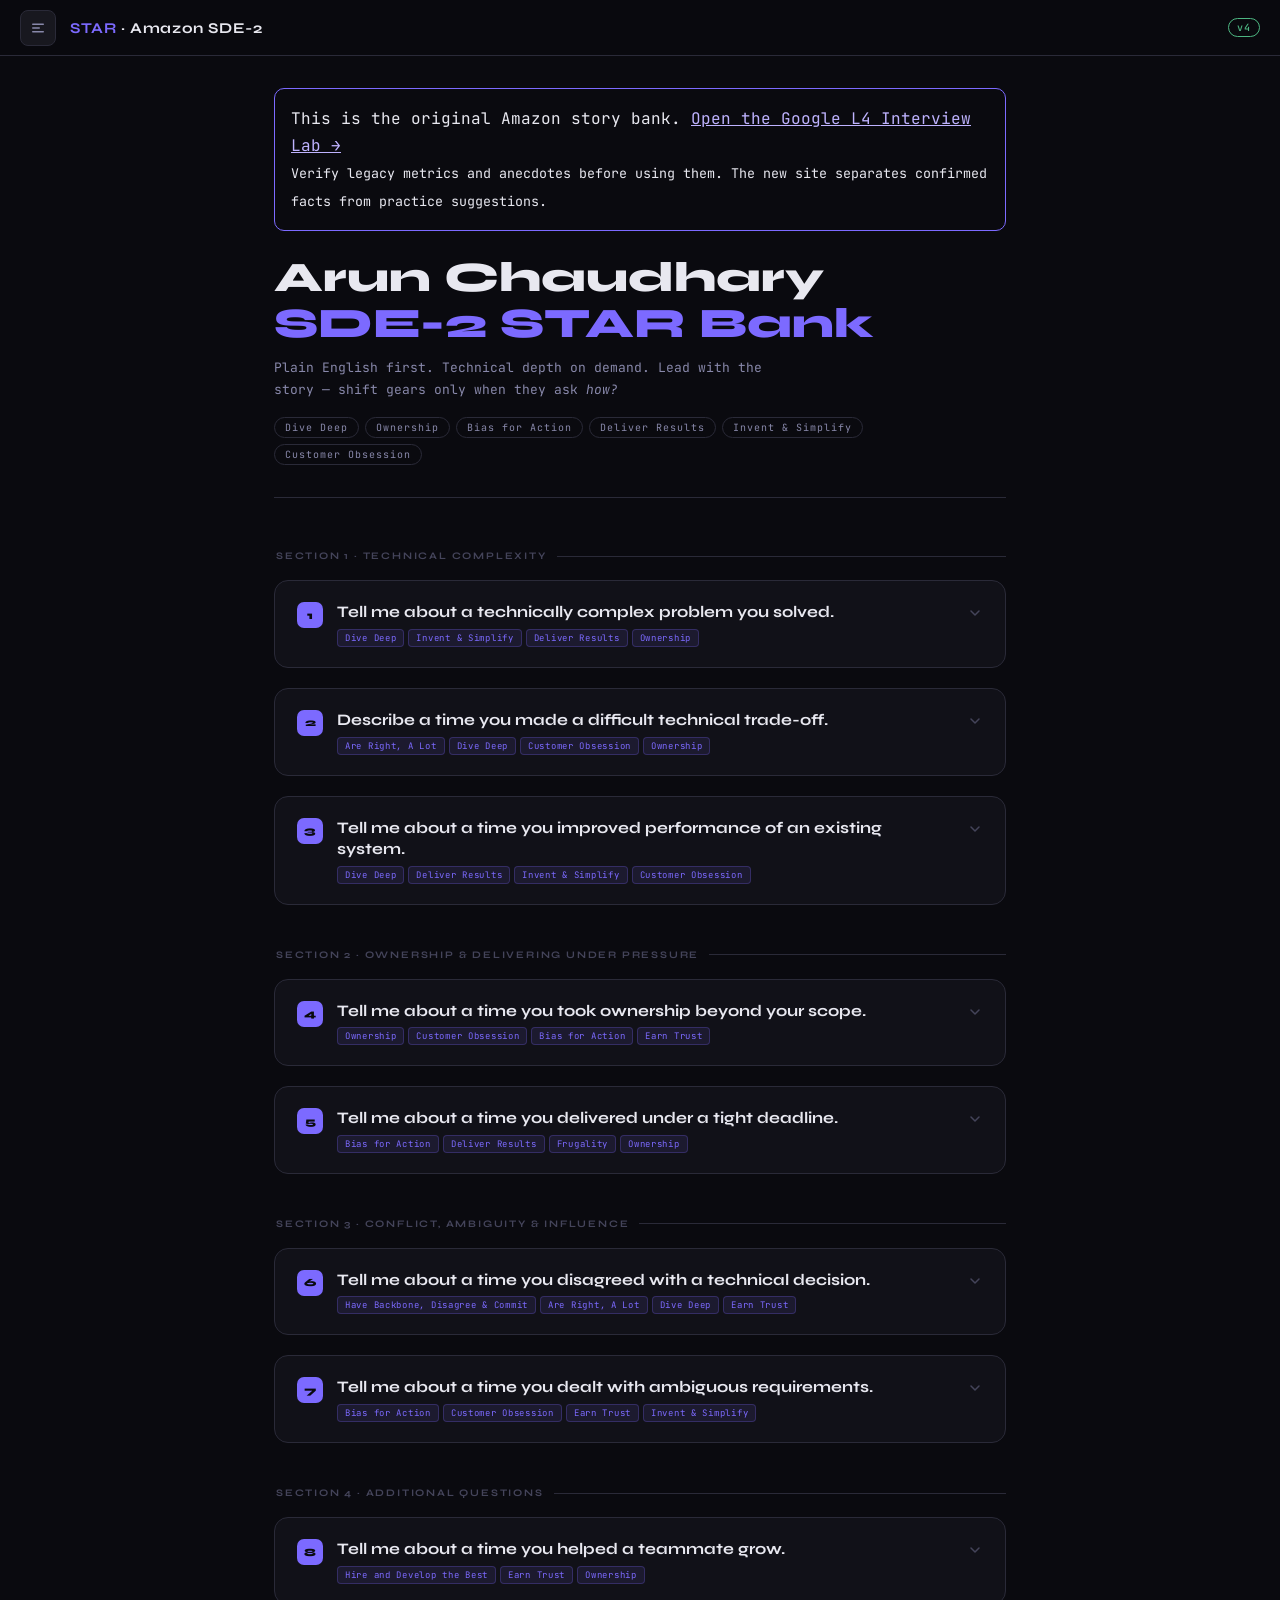
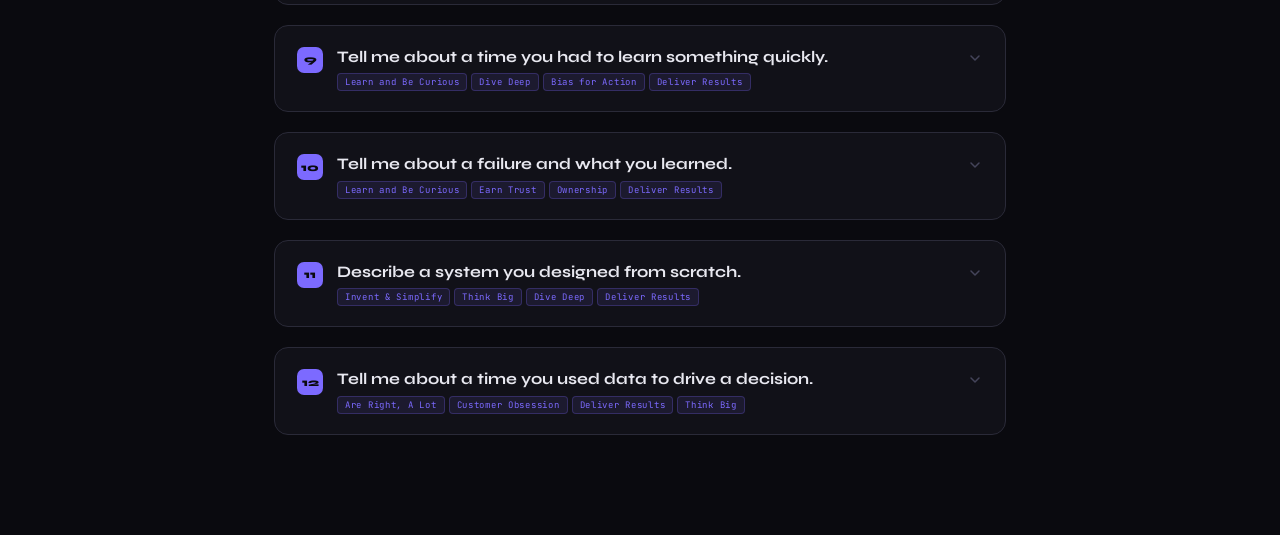
<file: star_prep.html>
<!DOCTYPE html>
<html lang="en">
<head>
<meta charset="UTF-8">
<meta name="viewport" content="width=device-width, initial-scale=1.0">
<title>Arun — Amazon SDE-2 STAR Prep</title>
<link href="https://fonts.googleapis.com/css2?family=Syne:wght@400;600;700;800&family=JetBrains+Mono:wght@300;400;500&display=swap" rel="stylesheet">
<style>
  :root {
    --bg: #0a0a0f;
    --surface: #111118;
    --surface2: #18181f;
    --surface3: #1f1f2a;
    --border: #2a2a38;
    --accent: #7c6aff;
    --accent2: #ff6a6a;
    --accent3: #6affb4;
    --text: #e8e8f0;
    --text-dim: #8888aa;
    --text-faint: #44445a;
    --drawer-w: 280px;
    --header-h: 56px;
  }

  *, *::before, *::after { box-sizing: border-box; margin: 0; padding: 0; }

  html { scroll-behavior: smooth; }

  body {
    font-family: 'JetBrains Mono', monospace;
    background: var(--bg);
    color: var(--text);
    min-height: 100vh;
    overflow-x: hidden;
  }

  /* ── HEADER ── */
  header {
    position: fixed;
    top: 0; left: 0; right: 0;
    height: var(--header-h);
    background: rgba(10,10,15,0.92);
    backdrop-filter: blur(12px);
    border-bottom: 1px solid var(--border);
    display: flex;
    align-items: center;
    gap: 14px;
    padding: 0 20px;
    z-index: 100;
  }

  .menu-btn {
    width: 36px; height: 36px;
    border: 1px solid var(--border);
    border-radius: 8px;
    background: var(--surface2);
    color: var(--text-dim);
    cursor: pointer;
    display: flex; align-items: center; justify-content: center;
    flex-shrink: 0;
    transition: all 0.18s;
  }
  .menu-btn:hover { border-color: var(--accent); color: var(--accent); }
  .menu-btn svg { pointer-events: none; }

  .header-title {
    font-family: 'Syne', sans-serif;
    font-size: 15px;
    font-weight: 700;
    letter-spacing: 0.04em;
    color: var(--text);
  }
  .header-title span { color: var(--accent); }

  .header-badge {
    margin-left: auto;
    font-size: 10px;
    font-weight: 500;
    letter-spacing: 0.12em;
    color: var(--accent3);
    border: 1px solid var(--accent3);
    padding: 2px 8px;
    border-radius: 20px;
    opacity: 0.7;
  }

  /* ── DRAWER OVERLAY ── */
  .overlay {
    position: fixed; inset: 0;
    background: rgba(0,0,0,0.55);
    backdrop-filter: blur(2px);
    z-index: 199;
    opacity: 0;
    pointer-events: none;
    transition: opacity 0.3s;
  }
  .overlay.open { opacity: 1; pointer-events: all; }

  /* ── DRAWER ── */
  .drawer {
    position: fixed;
    top: 0; left: 0; bottom: 0;
    width: var(--drawer-w);
    background: var(--surface);
    border-right: 1px solid var(--border);
    z-index: 200;
    transform: translateX(-100%);
    transition: transform 0.32s cubic-bezier(0.4,0,0.2,1);
    display: flex;
    flex-direction: column;
    overflow: hidden;
  }
  .drawer.open { transform: translateX(0); }

  .drawer-header {
    padding: 18px 16px 14px;
    border-bottom: 1px solid var(--border);
    display: flex;
    align-items: center;
    justify-content: space-between;
    flex-shrink: 0;
  }
  .drawer-label {
    font-family: 'Syne', sans-serif;
    font-size: 11px;
    font-weight: 700;
    letter-spacing: 0.14em;
    color: var(--text-dim);
    text-transform: uppercase;
  }
  .close-btn {
    width: 28px; height: 28px;
    border: 1px solid var(--border);
    border-radius: 6px;
    background: none;
    color: var(--text-dim);
    cursor: pointer;
    display: flex; align-items: center; justify-content: center;
    transition: all 0.15s;
  }
  .close-btn:hover { border-color: var(--accent2); color: var(--accent2); }

  .drawer-nav {
    flex: 1;
    overflow-y: auto;
    padding: 10px 10px 20px;
    scrollbar-width: thin;
    scrollbar-color: var(--border) transparent;
  }

  .section-label {
    font-size: 9px;
    font-weight: 600;
    letter-spacing: 0.16em;
    color: var(--text-faint);
    text-transform: uppercase;
    padding: 14px 8px 6px;
  }

  .nav-item {
    display: flex;
    align-items: flex-start;
    gap: 10px;
    padding: 9px 10px;
    border-radius: 8px;
    cursor: pointer;
    text-decoration: none;
    color: var(--text-dim);
    font-size: 12px;
    line-height: 1.4;
    transition: all 0.15s;
    border: 1px solid transparent;
  }
  .nav-item:hover {
    background: var(--surface2);
    border-color: var(--border);
    color: var(--text);
  }
  .nav-item.active {
    background: rgba(124,106,255,0.1);
    border-color: rgba(124,106,255,0.3);
    color: var(--accent);
  }
  .nav-num {
    font-family: 'Syne', sans-serif;
    font-size: 11px;
    font-weight: 800;
    color: var(--accent);
    min-width: 22px;
    padding-top: 1px;
    flex-shrink: 0;
  }
  .nav-item.active .nav-num { color: var(--accent); }

  /* ── MAIN CONTENT ── */
  main {
    padding-top: calc(var(--header-h) + 32px);
    max-width: 780px;
    margin: 0 auto;
    padding-left: 24px;
    padding-right: 24px;
    padding-bottom: 80px;
  }

  .page-hero {
    margin-bottom: 52px;
    padding-bottom: 32px;
    border-bottom: 1px solid var(--border);
  }
  .page-hero h1 {
    font-family: 'Syne', sans-serif;
    font-size: clamp(28px, 5vw, 42px);
    font-weight: 800;
    line-height: 1.1;
    color: var(--text);
    margin-bottom: 10px;
  }
  .page-hero h1 em {
    font-style: normal;
    color: var(--accent);
  }
  .page-hero p {
    font-size: 13px;
    color: var(--text-dim);
    line-height: 1.7;
    max-width: 500px;
  }
  .hero-tags {
    display: flex; flex-wrap: wrap; gap: 6px;
    margin-top: 16px;
  }
  .tag {
    font-size: 10px;
    letter-spacing: 0.1em;
    padding: 3px 10px;
    border-radius: 20px;
    border: 1px solid var(--border);
    color: var(--text-dim);
  }

  /* ── QUESTION CARD ── */
  .section-header {
    font-family: 'Syne', sans-serif;
    font-size: 10px;
    font-weight: 700;
    letter-spacing: 0.18em;
    text-transform: uppercase;
    color: var(--text-faint);
    margin-bottom: 18px;
    margin-top: 44px;
    padding-left: 2px;
    display: flex;
    align-items: center;
    gap: 10px;
  }
  .section-header::after {
    content: '';
    flex: 1;
    height: 1px;
    background: var(--border);
  }

  .q-card {
    background: var(--surface);
    border: 1px solid var(--border);
    border-radius: 14px;
    margin-bottom: 20px;
    overflow: hidden;
    transition: border-color 0.2s;
  }
  .q-card:hover { border-color: rgba(124,106,255,0.35); }

  .q-header {
    padding: 20px 22px;
    cursor: pointer;
    display: flex;
    align-items: flex-start;
    gap: 14px;
    user-select: none;
  }

  .q-num {
    font-family: 'Syne', sans-serif;
    font-size: 11px;
    font-weight: 800;
    color: var(--bg);
    background: var(--accent);
    width: 26px; height: 26px;
    border-radius: 7px;
    display: flex; align-items: center; justify-content: center;
    flex-shrink: 0;
    margin-top: 1px;
  }

  .q-title-wrap { flex: 1; }

  .q-title {
    font-family: 'Syne', sans-serif;
    font-size: 16px;
    font-weight: 700;
    color: var(--text);
    line-height: 1.35;
    margin-bottom: 6px;
  }

  .q-lps {
    display: flex; flex-wrap: wrap; gap: 4px;
  }
  .lp-tag {
    font-size: 9px;
    letter-spacing: 0.08em;
    padding: 2px 7px;
    border-radius: 4px;
    background: rgba(124,106,255,0.1);
    border: 1px solid rgba(124,106,255,0.25);
    color: var(--accent);
  }

  .q-chevron {
    color: var(--text-faint);
    transition: transform 0.25s;
    flex-shrink: 0;
    margin-top: 4px;
  }
  .q-card.open .q-chevron { transform: rotate(180deg); }

  /* ── FOLLOW-UPS ── */
  .q-body {
    display: none;
    padding: 0 22px 22px;
  }
  .q-card.open .q-body { display: block; }

  /* ── STAR ANSWER ── */
  .star-answer {
    margin-bottom: 20px;
  }
  .star-section {
    margin-bottom: 14px;
    border-left: 2px solid var(--border);
    padding-left: 14px;
  }
  .star-label {
    font-size: 9px;
    font-weight: 700;
    letter-spacing: 0.18em;
    text-transform: uppercase;
    color: var(--accent);
    margin-bottom: 6px;
    display: flex;
    align-items: center;
    gap: 6px;
  }
  .star-label.situation { color: #7c6aff; border-color: #7c6aff; }
  .star-label.task { color: #6ac6ff; }
  .star-section.task { border-color: #6ac6ff; }
  .star-label.action { color: #6affb4; }
  .star-section.action { border-color: #6affb4; }
  .star-label.result { color: #ffb86a; }
  .star-section.result { border-color: #ffb86a; }
  .star-text {
    font-size: 12.5px;
    line-height: 1.75;
    color: var(--text);
  }
  .star-text ul {
    list-style: none;
    padding: 0;
    margin: 0;
    display: flex;
    flex-direction: column;
    gap: 8px;
  }
  .star-text ul li {
    padding-left: 16px;
    position: relative;
    line-height: 1.7;
  }
  .star-text ul li::before {
    content: '▸';
    position: absolute;
    left: 0;
    color: var(--accent3);
    font-size: 10px;
    top: 3px;
  }

  .divider {
    height: 1px;
    background: var(--border);
    margin-bottom: 18px;
  }

  .followups-label {
    font-size: 9px;
    font-weight: 600;
    letter-spacing: 0.16em;
    text-transform: uppercase;
    color: var(--accent2);
    margin-bottom: 14px;
    display: flex;
    align-items: center;
    gap: 8px;
  }
  .followups-label::before {
    content: '';
    width: 6px; height: 6px;
    border-radius: 50%;
    background: var(--accent2);
    flex-shrink: 0;
  }

  .followup-item {
    border: 1px solid var(--border);
    border-radius: 10px;
    margin-bottom: 10px;
    overflow: hidden;
    background: var(--surface2);
  }

  .fq-header {
    padding: 12px 14px;
    cursor: pointer;
    display: flex;
    align-items: flex-start;
    gap: 10px;
    user-select: none;
    transition: background 0.15s;
  }
  .fq-header:hover { background: var(--surface3); }

  .fq-q {
    font-size: 12.5px;
    color: var(--text);
    line-height: 1.5;
    flex: 1;
  }

  .fq-chevron {
    color: var(--text-faint);
    transition: transform 0.2s;
    flex-shrink: 0;
    margin-top: 3px;
  }
  .followup-item.open .fq-chevron { transform: rotate(180deg); }

  .fq-body {
    display: none;
    padding: 0 14px 14px;
  }
  .followup-item.open .fq-body { display: block; }

  .fq-answer {
    font-size: 12px;
    color: var(--text-dim);
    line-height: 1.8;
    border-left: 2px solid var(--accent2);
    padding-left: 12px;
    margin-bottom: 10px;
  }

  .fq-deep {
    font-size: 11px;
    color: var(--text-faint);
    line-height: 1.7;
    background: rgba(0,0,0,0.3);
    border: 1px solid var(--border);
    border-radius: 6px;
    padding: 10px 12px;
    font-style: italic;
  }
  .fq-deep strong {
    color: var(--text-dim);
    font-style: normal;
    display: block;
    margin-bottom: 4px;
    font-size: 10px;
    letter-spacing: 0.1em;
    text-transform: uppercase;
  }

  /* ── MEMORY TRICK ── */
  .memory-trick {
    margin-top: 16px;
    padding: 12px 14px;
    background: rgba(106,255,180,0.05);
    border: 1px solid rgba(106,255,180,0.2);
    border-radius: 8px;
    font-size: 11.5px;
    color: var(--accent3);
    line-height: 1.7;
  }
  .memory-trick strong {
    display: block;
    font-size: 9px;
    letter-spacing: 0.15em;
    text-transform: uppercase;
    margin-bottom: 4px;
    opacity: 0.7;
  }

  /* scrollbar */
  ::-webkit-scrollbar { width: 5px; }
  ::-webkit-scrollbar-track { background: transparent; }
  ::-webkit-scrollbar-thumb { background: var(--border); border-radius: 10px; }

  /* ── RESPONSIVE ── */
  @media (max-width: 600px) {
    main { padding-left: 14px; padding-right: 14px; }
    .q-header { padding: 16px 16px; }
    .q-body { padding: 0 16px 18px; }
  }
</style>
</head>
<body>

<!-- HEADER -->
<header>
  <button class="menu-btn" id="menuBtn" aria-label="Open navigation">
    <svg width="16" height="16" viewBox="0 0 16 16" fill="none">
      <rect x="2" y="3.5" width="12" height="1.5" rx="0.75" fill="currentColor"/>
      <rect x="2" y="7.25" width="8" height="1.5" rx="0.75" fill="currentColor"/>
      <rect x="2" y="11" width="12" height="1.5" rx="0.75" fill="currentColor"/>
    </svg>
  </button>
  <div class="header-title"><span>STAR</span> · Amazon SDE-2</div>
  <div class="header-badge">v4</div>
</header>

<!-- DRAWER OVERLAY -->
<div class="overlay" id="overlay"></div>

<!-- DRAWER -->
<nav class="drawer" id="drawer">
  <div class="drawer-header">
    <span class="drawer-label">Questions</span>
    <button class="close-btn" id="closeBtn" aria-label="Close">
      <svg width="12" height="12" viewBox="0 0 12 12" fill="none">
        <path d="M1 1l10 10M11 1L1 11" stroke="currentColor" stroke-width="1.5" stroke-linecap="round"/>
      </svg>
    </button>
  </div>
  <div class="drawer-nav">
    <div class="section-label">Section 1 · Technical</div>
    <a class="nav-item" href="#q1"><span class="nav-num">Q1</span>Technically complex problem</a>
    <a class="nav-item" href="#q2"><span class="nav-num">Q2</span>Difficult technical trade-off</a>
    <a class="nav-item" href="#q3"><span class="nav-num">Q3</span>Improved system performance</a>

    <div class="section-label">Section 2 · Ownership</div>
    <a class="nav-item" href="#q4"><span class="nav-num">Q4</span>Ownership beyond your scope</a>
    <a class="nav-item" href="#q5"><span class="nav-num">Q5</span>Delivered under tight deadline</a>

    <div class="section-label">Section 3 · Conflict & Influence</div>
    <a class="nav-item" href="#q6"><span class="nav-num">Q6</span>Disagreed with a decision</a>
    <a class="nav-item" href="#q7"><span class="nav-num">Q7</span>Dealt with ambiguous requirements</a>

    <div class="section-label">Section 4 · Additional</div>
    <a class="nav-item" href="#q8"><span class="nav-num">Q8</span>Helped a teammate grow</a>
    <a class="nav-item" href="#q9"><span class="nav-num">Q9</span>Learned something quickly</a>
    <a class="nav-item" href="#q10"><span class="nav-num">Q10</span>Failure & what you learned</a>
    <a class="nav-item" href="#q11"><span class="nav-num">Q11</span>Designed a system from scratch</a>
    <a class="nav-item" href="#q12"><span class="nav-num">Q12</span>Used data to drive a decision</a>
  </div>
</nav>

<!-- MAIN -->
<main>
  <div style="padding:16px;border:1px solid #7c6aff;border-radius:10px;margin-bottom:24px;line-height:1.7">This is the original Amazon story bank. <a href="index.html" style="color:#bfb3ff">Open the Google L4 Interview Lab →</a><br><small>Verify legacy metrics and anecdotes before using them. The new site separates confirmed facts from practice suggestions.</small></div>
  <div class="page-hero">
    <h1>Arun Chaudhary<br><em>SDE-2 STAR Bank</em></h1>
    <p>Plain English first. Technical depth on demand. Lead with the story — shift gears only when they ask <em>how?</em></p>
    <div class="hero-tags">
      <span class="tag">Dive Deep</span>
      <span class="tag">Ownership</span>
      <span class="tag">Bias for Action</span>
      <span class="tag">Deliver Results</span>
      <span class="tag">Invent & Simplify</span>
      <span class="tag">Customer Obsession</span>
    </div>
  </div>

  <!-- SECTION 1 -->
  <div class="section-header">Section 1 · Technical Complexity</div>

  <!-- Q1 -->
  <div class="q-card" id="q1">
    <div class="q-header" onclick="toggleCard(this)">
      <div class="q-num">1</div>
      <div class="q-title-wrap">
        <div class="q-title">Tell me about a technically complex problem you solved.</div>
        <div class="q-lps">
          <span class="lp-tag">Dive Deep</span><span class="lp-tag">Invent & Simplify</span><span class="lp-tag">Deliver Results</span><span class="lp-tag">Ownership</span>
        </div>
      </div>
      <svg class="q-chevron" width="16" height="16" viewBox="0 0 16 16" fill="none">
        <path d="M4 6l4 4 4-4" stroke="currentColor" stroke-width="1.5" stroke-linecap="round" stroke-linejoin="round"/>
      </svg>
    </div>
    <div class="q-body">
      <div class="star-answer">
        <div class="star-section situation">
          <div class="star-label situation">★ Situation</div>
          <div class="star-text">I was working on a feature that let users control up to 12 soundbars at the same time from one screen. The app would ask every device "what's your state?" every 2 seconds — all 12 of them. Imagine sending 360 messages a minute to devices just to check if anything changed. The screen felt sluggish, sometimes froze, and there were crashes because updates from multiple devices were colliding with each other.</div>
        </div>
        <div class="star-section task">
          <div class="star-label task">★ Task</div>
          <div class="star-text">My job was to make it feel real-time — less than 200ms response — without changing anything on the device firmware side, since those devices are already out in customers' homes.</div>
        </div>
        <div class="star-section action">
          <div class="star-label action">★ Action</div>
          <div class="star-text"><ul>
            <li>First I measured where the time was actually going, rather than guessing. I used Android's profiling tool and found two things: the main thread was spending most of its time decoding device responses, and the app was creating and throwing away large amounts of temporary data on every poll cycle.</li>
            <li>Then I flipped the model entirely. Instead of the app constantly asking devices for updates, I made devices speak up only when something actually changed — like switching from a group chat where everyone's talking at once, to a system where people only raise their hand when they have something new to say.</li>
            <li>Stop polling, and move all device response processing off the main thread. Once the app switched to just listening on the socket, it only did work when a device actually had something to say.</li>
            <li>For the equalizer screen specifically, I made sure that adjusting the bass slider only redraws the bass slider — not the entire equalizer panel.</li>
          </ul></div>
        </div>
        <div class="star-section result">
          <div class="star-label result">★ Result</div>
          <div class="star-text"><ul>
            <li>Response time dropped from ~800ms to under 100ms — an 87% improvement, well past the 200ms target.</li>
            <li>Device messages dropped by 92% — from 360 per minute to about 30.</li>
            <li>App crashes went from 3–4 per month to zero for the next 6 months.</li>
            <li>Two other Samsung teams adopted the same approach for their own device-control apps.</li>
          </ul></div>
        </div>
      </div>
      <div class="divider"></div>
      <div class="followups-label">Follow-up Questions</div>

      <div class="followup-item">
        <div class="fq-header" onclick="toggleFQ(this)">
          <div class="fq-q">Q1: How did you actually find where the slowness was coming from?</div>
          <svg class="fq-chevron" width="14" height="14" viewBox="0 0 14 14" fill="none"><path d="M3 5l4 4 4-4" stroke="currentColor" stroke-width="1.5" stroke-linecap="round" stroke-linejoin="round"/></svg>
        </div>
        <div class="fq-body">
          <div class="fq-answer">Used Android Studio's built-in profiler — like a real-time activity monitor. Recorded what the main thread was doing during a 30-second test. The visual breakdown showed it was spending most time decoding JSON responses from devices — that was the smoking gun.</div>
          <div class="fq-deep"><strong>If they dig deeper</strong>CPU tab, Sample Java/Kotlin mode, flame chart. Gson deserialization was the widest bar at 35-40% of main thread time. Memory tab showed regular spike of temporary object creation every 2 seconds — one spike per poll cycle, all thrown away immediately. Both signals pointed to the same fix: remove the polling.</div>
        </div>
      </div>

      <div class="followup-item">
        <div class="fq-header" onclick="toggleFQ(this)">
          <div class="fq-q">Q2: How did you make sure devices only send updates when something changes?</div>
          <svg class="fq-chevron" width="14" height="14" viewBox="0 0 14 14" fill="none"><path d="M3 5l4 4 4-4" stroke="currentColor" stroke-width="1.5" stroke-linecap="round" stroke-linejoin="round"/></svg>
        </div>
        <div class="fq-body">
          <div class="fq-answer">Each device already sends an update over its open socket whenever something changes. I restructured the app to listen for those updates rather than ask for them. Used Kotlin's coroutine system to run 12 listeners simultaneously in the background without blocking the screen.</div>
          <div class="fq-deep"><strong>If they dig deeper</strong>Each device got a Repository with a StateFlow. MSF socket listener ran on IO dispatcher, deserialized off main thread, emitted into StateFlow. All 12 flows merged via combine() into one aggregated flow the ViewModel subscribes to.</div>
        </div>
      </div>

      <div class="followup-item">
        <div class="fq-header" onclick="toggleFQ(this)">
          <div class="fq-q">Q3: What about when a device goes offline mid-session?</div>
          <svg class="fq-chevron" width="14" height="14" viewBox="0 0 14 14" fill="none"><path d="M3 5l4 4 4-4" stroke="currentColor" stroke-width="1.5" stroke-linecap="round" stroke-linejoin="round"/></svg>
        </div>
        <div class="fq-body">
          <div class="fq-answer">Built a simple state machine per device: connected, reconnecting, failed. Retry with exponential backoff — 1s, 2s, 4s — rather than hammering the device. One device going offline didn't affect the other 11 at all.</div>
          <div class="fq-deep"><strong>If they dig deeper</strong>supervisorScope per device so child coroutine failure doesn't propagate. Exponential backoff: 1s, 2s, 4s, 8s, max 5 attempts. On failure, UI shows 'Device offline' for that card only. On app foreground, mDNS re-discovery triggered.</div>
        </div>
      </div>

      <div class="followup-item">
        <div class="fq-header" onclick="toggleFQ(this)">
          <div class="fq-q">Q4: What would this look like at 10x scale — say 1000 devices?</div>
          <svg class="fq-chevron" width="14" height="14" viewBox="0 0 14 14" fill="none"><path d="M3 5l4 4 4-4" stroke="currentColor" stroke-width="1.5" stroke-linecap="round" stroke-linejoin="round"/></svg>
        </div>
        <div class="fq-body">
          <div class="fq-answer">At that scale you'd need a different mental model — a central hub that tracks all device states, and the app subscribes to the hub. On the screen side, only load state for devices actually visible; everything else shows last known value from local storage.</div>
          <div class="fq-deep"><strong>If they dig deeper</strong>Hub-and-spoke: SmartThings-style hub manages device state server-side, app subscribes via WebSocket. Client: virtual scrolling with Paging 3, device-scoped ViewModel pool, off-screen devices served from Room cache.</div>
        </div>
      </div>

      <div class="followup-item">
        <div class="fq-header" onclick="toggleFQ(this)">
          <div class="fq-q">Q5: Why not just use LiveData instead of what you used?</div>
          <svg class="fq-chevron" width="14" height="14" viewBox="0 0 14 14" fill="none"><path d="M3 5l4 4 4-4" stroke="currentColor" stroke-width="1.5" stroke-linecap="round" stroke-linejoin="round"/></svg>
        </div>
        <div class="fq-body">
          <div class="fq-answer">LiveData is great for simple one-source, one-screen scenarios. But combining 12 separate streams, filtering them, transforming them — LiveData doesn't compose well for that. StateFlow is built for exactly this kind of reactive pipeline and works cleanly across all app layers.</div>
          <div class="fq-deep"><strong>If they dig deeper</strong>StateFlow: coroutine-native, supports operators (combine, filter, debounce), works in Repository/UseCase layers, testable with Turbine. LiveData requires MediatorLiveData for multi-source — unmanageable at 12 sources.</div>
        </div>
      </div>

      <div class="memory-trick">
        <strong>🧠 Memory Trick</strong>
        THE F5 PROBLEM. Old code = hitting F5 on a webpage every 2 seconds. Your fix = the webpage tells you when it updates. Everything else follows from that one insight.
      </div>
    </div>
  </div>

  <!-- Q2 -->
  <div class="q-card" id="q2">
    <div class="q-header" onclick="toggleCard(this)">
      <div class="q-num">2</div>
      <div class="q-title-wrap">
        <div class="q-title">Describe a time you made a difficult technical trade-off.</div>
        <div class="q-lps">
          <span class="lp-tag">Are Right, A Lot</span><span class="lp-tag">Dive Deep</span><span class="lp-tag">Customer Obsession</span><span class="lp-tag">Ownership</span>
        </div>
      </div>
      <svg class="q-chevron" width="16" height="16" viewBox="0 0 16 16" fill="none"><path d="M4 6l4 4 4-4" stroke="currentColor" stroke-width="1.5" stroke-linecap="round" stroke-linejoin="round"/></svg>
    </div>
    <div class="q-body">
            <div class="star-answer">
        <div class="star-section situation">
          <div class="star-label situation">★ Situation</div>
          <div class="star-text">At Samsung R&amp;D, I worked on an internal Android tool that let engineers retrieve diagnostic information from Samsung Smart TVs over the local network. To fetch this data, the app had to first authenticate with an internal Samsung server which issued a short-lived access token — like a visitor badge at an office.</div>
        </div>
        <div class="star-section task">
          <div class="star-label task">★ Task</div>
          <div class="star-text">Decide how to cache the authentication token: fetch fresh every launch (always valid, but adds 300–500ms delay) or store it for 24 hours (instant repeat launches, but introduces security and expiry risks). I had to make the right call, document it, and build it.</div>
        </div>
        <div class="star-section action">
          <div class="star-label action">★ Action</div>
          <div class="star-text"><ul>
            <li>I chose Option B — store and reuse — but addressed both risks deliberately. For security: I used Android's hardware-backed secure vault to store the token encrypted. Even if someone extracted the app's files, they couldn't read it.</li>
            <li>For the expiry problem: rather than waiting for an engineer to hit an auth error mid-session, I check the token's remaining validity silently on app start. If within one hour of expiry, I refresh it quietly in the background before the engineer ever touches the screen.</li>
            <li>I wrote a short design note covering both options, the risks, and my reasoning — so my tech lead had full visibility and future engineers would understand the trade-off.</li>
          </ul></div>
        </div>
        <div class="star-section result">
          <div class="star-label result">★ Result</div>
          <div class="star-text"><ul>
            <li>Every repeat launch within the 24-hour window made zero network calls for authentication — 100% of those calls eliminated. The tool opened and was ready to use instantly.</li>
            <li>No engineer ever saw an authentication error mid-session because of the background refresh.</li>
            <li>The caching pattern was later reused for a second internal Samsung tool with the same authentication requirement, with zero rework.</li>
            <li>My tech lead appreciated the written reasoning — when a similar question came up for another tool, we had a documented decision to refer back to.</li>
          </ul></div>
        </div>
      </div>
      <div class="divider"></div>
      <div class="followups-label">Follow-up Questions</div>

      <div class="followup-item">
        <div class="fq-header" onclick="toggleFQ(this)">
          <div class="fq-q">Q1: Why 24 hours specifically? How did you arrive at that number?</div>
          <svg class="fq-chevron" width="14" height="14" viewBox="0 0 14 14" fill="none"><path d="M3 5l4 4 4-4" stroke="currentColor" stroke-width="1.5" stroke-linecap="round" stroke-linejoin="round"/></svg>
        </div>
        <div class="fq-body">
          <div class="fq-answer">The Samsung internal auth server told me directly — its response included an expires_in field set to 86,400 seconds, exactly 24 hours. I matched my cache TTL to that. Going shorter means unnecessary refresh calls. Going longer means using a token the server already considers expired.</div>
          <div class="fq-deep"><strong>If they dig deeper</strong>Cache key stored alongside token in DataStore: token_fetched_at (epoch ms). On app start: if (current_time - token_fetched_at) &gt; (86400 - 3600) seconds, trigger background refresh. The 1-hour buffer ensures the token is always valid during a full diagnostic session.</div>
        </div>
      </div>

      <div class="followup-item">
        <div class="fq-header" onclick="toggleFQ(this)">
          <div class="fq-q">Q2: This is an internal tool — does security really matter that much here?</div>
          <svg class="fq-chevron" width="14" height="14" viewBox="0 0 14 14" fill="none"><path d="M3 5l4 4 4-4" stroke="currentColor" stroke-width="1.5" stroke-linecap="round" stroke-linejoin="round"/></svg>
        </div>
        <div class="fq-body">
          <div class="fq-answer">More than you'd expect. The token authorises access to internal Samsung TV diagnostics — firmware details, hardware identifiers, error logs on pre-release TV models in some cases. Hardware-backed storage means the encryption key never leaves the device chip — it cannot be extracted even from a full device backup.</div>
          <div class="fq-deep"><strong>If they dig deeper</strong>Android Keystore: keys stored in hardware-backed TEE. Token encrypted with AES-GCM 256-bit via Jetpack Security MasterKey. Stored in DataStore rather than SharedPreferences because DataStore write is a suspending function that throws on failure — SharedPreferences apply() is fire-and-forget, meaning silent failure on corrupt or missing token.</div>
        </div>
      </div>

      <div class="followup-item">
        <div class="fq-header" onclick="toggleFQ(this)">
          <div class="fq-q">Q3: What if the auth server invalidates the token early — say, after a password reset?</div>
          <svg class="fq-chevron" width="14" height="14" viewBox="0 0 14 14" fill="none"><path d="M3 5l4 4 4-4" stroke="currentColor" stroke-width="1.5" stroke-linecap="round" stroke-linejoin="round"/></svg>
        </div>
        <div class="fq-body">
          <div class="fq-answer">Handled at the API call level: if a TV data request returns a 401, the app clears the cached token, fetches a fresh one, and retries the original request automatically. The engineer sees a brief pause, not an error screen. One extra round trip in this rare case, in exchange for zero round trips every normal launch.</div>
        </div>
      </div>

      <div class="memory-trick">
        <strong>🧠 Memory Trick</strong>
        VISITOR BADGE. Fresh badge every visit = always valid, but queues at reception slow everyone down. Stored badge = walk straight in. You stored it in a vault and checked it silently before anyone needed it.
      </div>
    </div>
  </div>

  <!-- Q3 -->
  <div class="q-card" id="q3">
    <div class="q-header" onclick="toggleCard(this)">
      <div class="q-num">3</div>
      <div class="q-title-wrap">
        <div class="q-title">Tell me about a time you improved performance of an existing system.</div>
        <div class="q-lps">
          <span class="lp-tag">Dive Deep</span><span class="lp-tag">Deliver Results</span><span class="lp-tag">Invent & Simplify</span><span class="lp-tag">Customer Obsession</span>
        </div>
      </div>
      <svg class="q-chevron" width="16" height="16" viewBox="0 0 16 16" fill="none"><path d="M4 6l4 4 4-4" stroke="currentColor" stroke-width="1.5" stroke-linecap="round" stroke-linejoin="round"/></svg>
    </div>
    <div class="q-body">
            <div class="star-answer">
        <div class="star-section situation">
          <div class="star-label situation">★ Situation</div>
          <div class="star-text">During my internship, I was asked to fix the file upload feature in an internal tool. It was slow — uploading a single image took 8 to 12 seconds on average — and about 1 in 7 uploads failed on a shaky Wi-Fi connection. The app would also sometimes freeze completely during an upload.</div>
        </div>
        <div class="star-section task">
          <div class="star-label task">★ Task</div>
          <div class="star-text">Make uploads faster and more reliable within 6 weeks, working independently.</div>
        </div>
        <div class="star-section action">
          <div class="star-label action">★ Action</div>
          <div class="star-text"><ul>
            <li>I started by measuring, not guessing. The profiler showed that 70% of the upload time wasn't even the network — it was preparing the file. Images were being sent at their full original size, uncompressed, straight off the camera.</li>
            <li>I added compression. After testing different quality levels with 10 colleagues in a blind comparison, quality 85 turned out to be the sweet spot — no one could tell the difference from the original, but the file size dropped by about 60%.</li>
            <li>The freezing issue was because all of this was happening on the main app thread. I moved it all to a background thread, which fixed the freezes immediately.</li>
            <li>For reliability, I split each upload into 1MB chunks. If the connection dropped halfway through, only the failed chunk had to retry — not the whole thing.</li>
          </ul></div>
        </div>
        <div class="star-section result">
          <div class="star-label result">★ Result</div>
          <div class="star-text"><ul>
            <li>Upload time: 8–12 seconds down to 3–4 seconds — about 62% faster.</li>
            <li>Failure rate: from 15% down to under 3%.</li>
            <li>Zero freezes reported after the fix.</li>
            <li>The compression approach was reused in two other parts of the codebase.</li>
          </ul></div>
        </div>
      </div>
      <div class="divider"></div>
      <div class="followups-label">Follow-up Questions</div>

      <div class="followup-item">
        <div class="fq-header" onclick="toggleFQ(this)">
          <div class="fq-q">Q1: How did you actually use the profiler to find the bottleneck?</div>
          <svg class="fq-chevron" width="14" height="14" viewBox="0 0 14 14" fill="none"><path d="M3 5l4 4 4-4" stroke="currentColor" stroke-width="1.5" stroke-linecap="round" stroke-linejoin="round"/></svg>
        </div>
        <div class="fq-body">
          <div class="fq-answer">Android Studio's profiler shows a timeline of what every thread is doing. Triggered one upload and watched the recording. The main thread — which should be idle during an upload — was completely blocked for several seconds. Drilling in showed image processing work. Network tab confirmed huge payload sizes: 3-8MB per image.</div>
          <div class="fq-deep"><strong>If they dig deeper</strong>CPU tab, Sample Java/Kotlin. Flame chart: FileInputStream.read() and BitmapFactory.decodeStream() dominating main thread. Memory tab: raw Bitmap allocations of 3-8MB per image. Network tab confirmed 3-8MB uncompressed vs 1-3MB after compression.</div>
        </div>
      </div>

      <div class="followup-item">
        <div class="fq-header" onclick="toggleFQ(this)">
          <div class="fq-q">Q2: How did you pick quality 85 — that seems like a specific number?</div>
          <svg class="fq-chevron" width="14" height="14" viewBox="0 0 14 14" fill="none"><path d="M3 5l4 4 4-4" stroke="currentColor" stroke-width="1.5" stroke-linecap="round" stroke-linejoin="round"/></svg>
        </div>
        <div class="fq-body">
          <div class="fq-answer">Ran a simple test. Compressed 10 images at different quality levels — 70, 80, 85, 90 — and showed pairs to 10 colleagues without telling them which was which. At 85, nobody could spot the compressed version. At 80, three people could. So 85 was the lowest level with genuinely indistinguishable quality.</div>
          <div class="fq-deep"><strong>If they dig deeper</strong>SSIM (Structural Similarity Index) could automate this — start at 95, decrement by 5 until SSIM drops below 0.97. 0.97 is the standard 'perceptually lossless' threshold. Implementable in Android without a library via pixel comparison.</div>
        </div>
      </div>

      <div class="followup-item">
        <div class="fq-header" onclick="toggleFQ(this)">
          <div class="fq-q">Q3: What about large video files — does your approach work there?</div>
          <svg class="fq-chevron" width="14" height="14" viewBox="0 0 14 14" fill="none"><path d="M3 5l4 4 4-4" stroke="currentColor" stroke-width="1.5" stroke-linecap="round" stroke-linejoin="round"/></svg>
        </div>
        <div class="fq-body">
          <div class="fq-answer">Video needs a different strategy. Transcode the video first using the phone's hardware encoder — Android has a built-in API for that. For large files, upload multiple chunks in parallel — 3-4 at the same time — which can cut upload time significantly on a good connection.</div>
          <div class="fq-deep"><strong>If they dig deeper</strong>MediaCodec API for hardware-accelerated H.264 transcoding at CRF 23. Parallel multipart upload: backend issues N presigned URLs for N chunks, client uploads 3-4 chunks concurrently using async in coroutineScope, backend assembles by ETag.</div>
        </div>
      </div>

      <div class="memory-trick">
        <strong>🧠 Memory Trick</strong>
        MEASURE FIRST — the slowness wasn't the network, it was the prep work. Big unshrunk images sent raw. Compress, background, chunk. In that order.
      </div>
    </div>
  </div>

  <!-- SECTION 2 -->
  <div class="section-header">Section 2 · Ownership & Delivering Under Pressure</div>

  <!-- Q4 -->
  <div class="q-card" id="q4">
    <div class="q-header" onclick="toggleCard(this)">
      <div class="q-num">4</div>
      <div class="q-title-wrap">
        <div class="q-title">Tell me about a time you took ownership beyond your scope.</div>
        <div class="q-lps">
          <span class="lp-tag">Ownership</span><span class="lp-tag">Customer Obsession</span><span class="lp-tag">Bias for Action</span><span class="lp-tag">Earn Trust</span>
        </div>
      </div>
      <svg class="q-chevron" width="16" height="16" viewBox="0 0 16 16" fill="none"><path d="M4 6l4 4 4-4" stroke="currentColor" stroke-width="1.5" stroke-linecap="round" stroke-linejoin="round"/></svg>
    </div>
    <div class="q-body">
            <div class="star-answer">
        <div class="star-section situation">
          <div class="star-label situation">★ Situation</div>
          <div class="star-text">A production bug came in — the app was crashing on startup for about 8% of users, specifically on newer Android phones where Bluetooth permission had been denied. The engineer who owned that part of the codebase was on leave.</div>
        </div>
        <div class="star-section task">
          <div class="star-label task">★ Task</div>
          <div class="star-text">This wasn't my area — I owned the device control features, not app startup. But 8% of users hitting a crash on launch is significant, and waiting wasn't the right call. I took ownership and fixed it.</div>
        </div>
        <div class="star-section action">
          <div class="star-label action">★ Action</div>
          <div class="star-text"><ul>
            <li>I pulled the crash logs and traced it to a single assumption in the code: it expected the Bluetooth system to always be available, but newer Android versions started returning nothing if the app didn't have permission.</li>
            <li>The fix was straightforward: check if Bluetooth is available before using it, and if not, fall back to the Wi-Fi-based discovery the app already had. I also added a small non-intrusive banner asking the user to grant the permission.</li>
            <li>I wrote a test specifically for the permission-denied startup scenario so it couldn't regress undetected, then wrote up what happened in a short document for the team and proposed a reusable Bluetooth guard check.</li>
          </ul></div>
        </div>
        <div class="star-section result">
          <div class="star-label result">★ Result</div>
          <div class="star-text"><ul>
            <li>Pushed the fix in 3 days. Crash rate for this issue went to zero within 48 hours.</li>
            <li>The reusable Bluetooth check was adopted in 4 other places in the codebase.</li>
            <li>My manager mentioned it specifically in the next team retrospective.</li>
          </ul></div>
        </div>
      </div>
      <div class="divider"></div>
      <div class="followups-label">Follow-up Questions</div>

      <div class="followup-item">
        <div class="fq-header" onclick="toggleFQ(this)">
          <div class="fq-q">Q1: How did you trace the crash to that specific cause?</div>
          <svg class="fq-chevron" width="14" height="14" viewBox="0 0 14 14" fill="none"><path d="M3 5l4 4 4-4" stroke="currentColor" stroke-width="1.5" stroke-linecap="round" stroke-linejoin="round"/></svg>
        </div>
        <div class="fq-body">
          <div class="fq-answer">Firebase Crashlytics shows the exact line of code that failed, device model, and Android version. The crash was happening at the exact line where we called the Bluetooth system — and 100% of affected devices were on Android 13+. That version correlation was the clue.</div>
          <div class="fq-deep"><strong>If they dig deeper</strong>Crashlytics stack trace: NullPointerException at BluetoothAdapter.getDefaultAdapter() in DeviceDiscoveryManager.initializeBluetooth(). Version filter showed 100% Android 13+ (API 33+). Cross-referenced Android 13 release notes: BLUETOOTH_CONNECT permission now required; getDefaultAdapter() returns null if not granted.</div>
        </div>
      </div>

      <div class="followup-item">
        <div class="fq-header" onclick="toggleFQ(this)">
          <div class="fq-q">Q2: How did you validate the fix didn't break anything for users who do have Bluetooth?</div>
          <svg class="fq-chevron" width="14" height="14" viewBox="0 0 14 14" fill="none"><path d="M3 5l4 4 4-4" stroke="currentColor" stroke-width="1.5" stroke-linecap="round" stroke-linejoin="round"/></svg>
        </div>
        <div class="fq-body">
          <div class="fq-answer">Tested three scenarios manually: Bluetooth working normally, Bluetooth turned off but permission granted, and Bluetooth permission denied entirely. All three had to work correctly. Also ran the existing automated test suite and added a new test for the permission-denied startup case.</div>
          <div class="fq-deep"><strong>If they dig deeper</strong>UI Automator test: simulates permission denied via UiDevice, cold-starts app, asserts no crash + banner shown + Wi-Fi discovery works. Also tested: BT enabled (normal), BT disabled+permission granted (prompt shown). Espresso regression suite passed.</div>
        </div>
      </div>

      <div class="memory-trick">
        <strong>🧠 Memory Trick</strong>
        8% OF USERS COULDN'T OPEN THE APP. You didn't own it, but you fixed it in 3 days and left the codebase better than you found it. One missing null check, one clear fix, one guard for the future.
      </div>
    </div>
  </div>

  <!-- Q5 -->
  <div class="q-card" id="q5">
    <div class="q-header" onclick="toggleCard(this)">
      <div class="q-num">5</div>
      <div class="q-title-wrap">
        <div class="q-title">Tell me about a time you delivered under a tight deadline.</div>
        <div class="q-lps">
          <span class="lp-tag">Bias for Action</span><span class="lp-tag">Deliver Results</span><span class="lp-tag">Frugality</span><span class="lp-tag">Ownership</span>
        </div>
      </div>
      <svg class="q-chevron" width="16" height="16" viewBox="0 0 16 16" fill="none"><path d="M4 6l4 4 4-4" stroke="currentColor" stroke-width="1.5" stroke-linecap="round" stroke-linejoin="round"/></svg>
    </div>
    <div class="q-body">
            <div class="star-answer">
        <div class="star-section situation">
          <div class="star-label situation">★ Situation</div>
          <div class="star-text">My personal app — a watch face customization app with over 100,000 downloads — had a critical problem. Google had retired an older version of their billing library, and in-app purchases were silently failing for users. People were trying to buy things and nothing was happening. This was a Friday.</div>
        </div>
        <div class="star-section task">
          <div class="star-label task">★ Task</div>
          <div class="star-text">Migrate to the new billing library, test it properly, and get it live — with a self-imposed 48-hour target before the weekend erased two full days of purchases.</div>
        </div>
        <div class="star-section action">
          <div class="star-label action">★ Action</div>
          <div class="star-text"><ul>
            <li>I scoped the problem first. The new library had a different way of handling purchase confirmation — more steps, but also cleaner code using async/await style. I estimated 8–10 hours of actual work.</li>
            <li>I tested on three physical phones running different Android versions using Google's test purchase accounts, which let you simulate real purchases without spending money.</li>
            <li>I rolled it out gradually — first to 10% of users, then 50%, then 100%, watching the crash dashboard between each step.</li>
            <li>I also added a remote kill switch: a single config flag I could flip to disable purchases entirely if something went wrong after release, without needing to push a new app update.</li>
          </ul></div>
        </div>
        <div class="star-section result">
          <div class="star-label result">★ Result</div>
          <div class="star-text"><ul>
            <li>Done in 36 hours — 12 ahead of target.</li>
            <li>Crashes from the billing flow went to zero within 12 hours of full rollout.</li>
            <li>Users who had tried to purchase during the broken window automatically received what they'd paid for when they next opened the updated app.</li>
          </ul></div>
        </div>
      </div>
      <div class="divider"></div>
      <div class="followups-label">Follow-up Questions</div>

      <div class="followup-item">
        <div class="fq-header" onclick="toggleFQ(this)">
          <div class="fq-q">Q1: How did you monitor the staged rollout — what would have made you stop?</div>
          <svg class="fq-chevron" width="14" height="14" viewBox="0 0 14 14" fill="none"><path d="M3 5l4 4 4-4" stroke="currentColor" stroke-width="1.5" stroke-linecap="round" stroke-linejoin="round"/></svg>
        </div>
        <div class="fq-body">
          <div class="fq-answer">Watching two things in Play Console: crash rate and ANR rate. Firebase Crashlytics open in parallel. Mental threshold: if crash rate climbs above 0.5%, stop and investigate. It stayed flat throughout. Kill switch also ready — one config change in Firebase would disable the purchase flow instantly.</div>
          <div class="fq-deep"><strong>If they dig deeper</strong>Play Console Android Vitals: rolling 24hr crash %, ANR rate. Crashlytics filtered by new versionCode. Firebase Remote Config boolean flag: purchase_flow_enabled. If false, app shows 'purchases temporarily unavailable'. Propagation: &lt;60 seconds to all users vs ~4 hours for Play Store rollout halt.</div>
        </div>
      </div>

      <div class="followup-item">
        <div class="fq-header" onclick="toggleFQ(this)">
          <div class="fq-q">Q2: What happened to users who tried to buy during the broken period?</div>
          <svg class="fq-chevron" width="14" height="14" viewBox="0 0 14 14" fill="none"><path d="M3 5l4 4 4-4" stroke="currentColor" stroke-width="1.5" stroke-linecap="round" stroke-linejoin="round"/></svg>
        </div>
        <div class="fq-body">
          <div class="fq-answer">Google has a built-in safety net — if a purchase isn't confirmed by the app within 3 days, they automatically refund the user. So no one lost money. Once the update was installed, the app automatically checked for unconfirmed purchases on startup and granted them.</div>
          <div class="fq-deep"><strong>If they dig deeper</strong>Google Play Billing: unacknowledged PURCHASED state items auto-refunded after 3 days. WorkManager job on app start calls queryPurchasesAsync(), finds unacknowledged items, calls acknowledgePurchase() + grants entitlement. Tested explicitly with license test account simulating missed acknowledgment.</div>
        </div>
      </div>

      <div class="memory-trick">
        <strong>🧠 Memory Trick</strong>
        FRIDAY CRISIS. 100K users, broken purchases, weekend approaching. Scope → test on real devices → roll out in stages → kill switch ready. Done in 36 hours — 12 hours early.
      </div>
    </div>
  </div>

  <!-- SECTION 3 -->
  <div class="section-header">Section 3 · Conflict, Ambiguity & Influence</div>

  <!-- Q6 -->
  <div class="q-card" id="q6">
    <div class="q-header" onclick="toggleCard(this)">
      <div class="q-num">6</div>
      <div class="q-title-wrap">
        <div class="q-title">Tell me about a time you disagreed with a technical decision.</div>
        <div class="q-lps">
          <span class="lp-tag">Have Backbone, Disagree & Commit</span><span class="lp-tag">Are Right, A Lot</span><span class="lp-tag">Dive Deep</span><span class="lp-tag">Earn Trust</span>
        </div>
      </div>
      <svg class="q-chevron" width="16" height="16" viewBox="0 0 16 16" fill="none"><path d="M4 6l4 4 4-4" stroke="currentColor" stroke-width="1.5" stroke-linecap="round" stroke-linejoin="round"/></svg>
    </div>
    <div class="q-body">
            <div class="star-answer">
        <div class="star-section situation">
          <div class="star-label situation">★ Situation</div>
          <div class="star-text">We were building the equalizer screen in the Samsung Sound App, where users adjust bass, treble, and mid levels on their soundbar. The initial plan was to send a device command on every slider movement so users could hear changes instantly.</div>
        </div>
        <div class="star-section task">
          <div class="star-label task">★ Task</div>
          <div class="star-text">I disagreed and I needed to explain why this approach would create performance issues and propose a solution that preserved responsiveness without overwhelming the device..</div>
        </div>
        <div class="star-section action">
          <div class="star-label action">★ Action</div>
          <div class="star-text"><ul>
            <li>Instead of debating it theoretically, I recorded a demo on a test device. During a fast drag, the UI slider visually landed at 80%, but because dozens of commands were being sent in rapid succession, the soundbar processed them with delay and actually settled around 45%.</li>
            <li>I proposed adding a 300ms debounce: the slider would continue moving smoothly on screen for immediate visual feedback, but the command would only be sent to the device once there had been no movement for 300ms, or when the user released the slider.</li>
            <li>This ensured that quick drags generated only one final command, while slower deliberate adjustments still felt responsive.</li>
            <li>I walked my tech lead through the demo and explained that this preserved the real-time user experience while preventing command flooding.</li>
          </ul></div>
        </div>
        <div class="star-section result">
          <div class="star-label result">★ Result</div>
          <div class="star-text"><ul>
            <li>The demo made the issue clear, and we adopted the 300ms debounce approach.</li>
            <li>The equalizer shipped with zero reports of settings landing incorrectly, and device response latency stayed under 100ms. My tech lead later mentioned that seeing the behavior on the device was what changed his mind.</li>
            <li>That experience reinforced an important lesson for me: when discussing technical tradeoffs, a concrete demonstration is often far more effective than just explaining the problem.</li>
          </ul></div>
        </div>
      </div>
      <div class="divider"></div>
      <div class="followups-label">Follow-up Questions</div>

      <div class="followup-item">
        <div class="fq-header" onclick="toggleFQ(this)">
          <div class="fq-q">Q1: Why 300ms specifically? How did you arrive at that number?</div>
          <svg class="fq-chevron" width="14" height="14" viewBox="0 0 14 14" fill="none"><path d="M3 5l4 4 4-4" stroke="currentColor" stroke-width="1.5" stroke-linecap="round" stroke-linejoin="round"/></svg>
        </div>
        <div class="fq-body">
          <div class="fq-answer">Tested a few values with the actual device — 100ms, 200ms, 300ms, 500ms. At 100-200ms, a moderately fast drag still fired multiple commands and the device still struggled. At 500ms, slow deliberate adjustments felt laggy. 300ms was where fast drags fired exactly one command on release, and slow adjustments still felt immediate. An empirical choice, not theoretical.</div>
        </div>
      </div>

      <div class="followup-item">
        <div class="fq-header" onclick="toggleFQ(this)">
          <div class="fq-q">Q2: What if the user wants to hear the change while dragging slowly — does 300ms feel too slow?</div>
          <svg class="fq-chevron" width="14" height="14" viewBox="0 0 14 14" fill="none"><path d="M3 5l4 4 4-4" stroke="currentColor" stroke-width="1.5" stroke-linecap="round" stroke-linejoin="round"/></svg>
        </div>
        <div class="fq-body">
          <div class="fq-answer">In practice, no. The slider on screen moves instantly because we update the UI immediately on every touch event — only the command to the device is held back. So the visual feels live even if the audio lags very slightly. Tested internally and nobody noticed the delay.</div>
          <div class="fq-deep"><strong>If they dig deeper</strong>Standard technique called debouncing. The UI state and the device command are deliberately decoupled — UI updates on every frame, command fires only after the value settles. In Jetpack Compose this is implemented with a debounce operator on the slider value flow before it hits the command-sending layer.</div>
        </div>
      </div>

      <div class="followup-item">
        <div class="fq-header" onclick="toggleFQ(this)">
          <div class="fq-q">Q3: What if your tech lead had not agreed even after the demo?</div>
          <svg class="fq-chevron" width="14" height="14" viewBox="0 0 14 14" fill="none"><path d="M3 5l4 4 4-4" stroke="currentColor" stroke-width="1.5" stroke-linecap="round" stroke-linejoin="round"/></svg>
        </div>
        <div class="fq-body">
          <div class="fq-answer">Would have implemented the fire-on-every-event approach as decided, but added a rate limiter in the MSF command layer as a safety guard — something that drops commands if more than a certain number arrive within a fixed window. That way the device is protected regardless of what the UI does. Disagree and commit does not mean abandon your concern — it means find a way to protect against the risk within the agreed approach.</div>
        </div>
      </div>

      <div class="memory-trick">
        <strong>🧠 Memory Trick</strong>
        THE DEMO BEATS THE ARGUMENT. Slider at 80% on screen, device playing at 45%. You recorded it, showed it, and that was the whole case. 300ms wait = fast drags don't flood the device, slow drags still feel live.
      </div>
    </div>
  </div>

  <!-- Q7 -->
  <div class="q-card" id="q7">
    <div class="q-header" onclick="toggleCard(this)">
      <div class="q-num">7</div>
      <div class="q-title-wrap">
        <div class="q-title">Tell me about a time you dealt with ambiguous requirements.</div>
        <div class="q-lps">
          <span class="lp-tag">Bias for Action</span><span class="lp-tag">Customer Obsession</span><span class="lp-tag">Earn Trust</span><span class="lp-tag">Invent & Simplify</span>
        </div>
      </div>
      <svg class="q-chevron" width="16" height="16" viewBox="0 0 16 16" fill="none"><path d="M4 6l4 4 4-4" stroke="currentColor" stroke-width="1.5" stroke-linecap="round" stroke-linejoin="round"/></svg>
    </div>
    <div class="q-body">
            <div class="star-answer">
        <div class="star-section situation">
          <div class="star-label situation">★ Situation</div>
          <div class="star-text">I was asked to build a 'Spotify integration' for the Samsung Sound App. That was the entire brief. No design, no spec, no definition of what 'integration' meant. Did it mean just opening Spotify? Linking to the current song? Full two-way control?</div>
        </div>
        <div class="star-section task">
          <div class="star-label task">★ Task</div>
          <div class="star-text">Figure out what to build, align with stakeholders quickly, and deliver in one week.</div>
        </div>
        <div class="star-section action">
          <div class="star-label action">★ Action</div>
          <div class="star-text"><ul>
            <li>Before any meetings, I spent half a day figuring out what was actually possible. Spotify has a way to deep-link directly to a track from Android, and the app already had access to what song was currently playing on the soundbar through device metadata. That opened up three realistic options.</li>
            <li>I wrote a one-page doc: Option A — just open Spotify (half a day), Option B — open Spotify on the exact song playing (3 days), Option C — full two-way control (2 weeks, needs cloud infrastructure we didn't have).</li>
            <li>15-minute meeting. Team picked Option B. I built it: read the current track from the soundbar's metadata, construct the deep link, open Spotify at that exact song. Fallback to Spotify's home screen if track info wasn't available.</li>
          </ul></div>
        </div>
        <div class="star-section result">
          <div class="star-label result">★ Result</div>
          <div class="star-text"><ul>
            <li>Delivered in 4 days.</li>
            <li>The options doc format became a template the team reused for three other unclear feature requests that quarter.</li>
          </ul></div>
        </div>
      </div>
      <div class="divider"></div>
      <div class="followups-label">Follow-up Questions</div>

      <div class="followup-item">
        <div class="fq-header" onclick="toggleFQ(this)">
          <div class="fq-q">Q1: How does the app know what song is playing on the soundbar?</div>
          <svg class="fq-chevron" width="14" height="14" viewBox="0 0 14 14" fill="none"><path d="M3 5l4 4 4-4" stroke="currentColor" stroke-width="1.5" stroke-linecap="round" stroke-linejoin="round"/></svg>
        </div>
        <div class="fq-body">
          <div class="fq-answer">The MSF protocol includes now-playing metadata — track name, artist, and source URI. When a song is playing via Spotify on the soundbar, that URI is in Spotify's format, so you can extract the track ID from it and construct the deep link. If the soundbar is playing local music, the URI doesn't match Spotify's format, and the feature falls back to just opening Spotify's home screen.</div>
          <div class="fq-deep"><strong>If they dig deeper</strong>MSF DLNA/UPnP metadata: dc:title, upnp:artist, res fields. For Spotify Connect playback, res URI format: spotify:track:4iV5W9uYEdYUVa79Axb7Rh. Regex parse to extract track ID. Non-Spotify URIs or null → fallback to launch Spotify main. Button label updates reactively via StateFlow: 'Open in Spotify' vs 'Open Spotify'.</div>
        </div>
      </div>

      <div class="followup-item">
        <div class="fq-header" onclick="toggleFQ(this)">
          <div class="fq-q">Q2: What if Spotify changes how their deep links work?</div>
          <svg class="fq-chevron" width="14" height="14" viewBox="0 0 14 14" fill="none"><path d="M3 5l4 4 4-4" stroke="currentColor" stroke-width="1.5" stroke-linecap="round" stroke-linejoin="round"/></svg>
        </div>
        <div class="fq-body">
          <div class="fq-answer">Two safety nets. First, a remote switch that can disable the feature instantly without pushing an app update — takes about 30 seconds to flip and reaches all users. Second, an automated test that verifies the Spotify deep link works end to end, which runs in CI. If Spotify ever changes their format, that test breaks and the team gets notified before it ships.</div>
          <div class="fq-deep"><strong>If they dig deeper</strong>Firebase Remote Config boolean: spotify_deeplink_enabled. Propagation &lt;60s. CI integration test: fires Intent with Spotify URI, asserts PackageManager resolves it to Spotify app activity. Failure = test fails = pipeline blocked.</div>
        </div>
      </div>

      <div class="memory-trick">
        <strong>🧠 Memory Trick</strong>
        MENU FIRST, CODE SECOND. You didn't ask 'what exactly do you want?' — you spent half a day figuring out the menu of what was possible, then let the team order. Much faster alignment.
      </div>
    </div>
  </div>

  <!-- SECTION 4 -->
  <div class="section-header">Section 4 · Additional Questions</div>

  <!-- Q8 -->
  <div class="q-card" id="q8">
    <div class="q-header" onclick="toggleCard(this)">
      <div class="q-num">8</div>
      <div class="q-title-wrap">
        <div class="q-title">Tell me about a time you helped a teammate grow.</div>
        <div class="q-lps">
          <span class="lp-tag">Hire and Develop the Best</span><span class="lp-tag">Earn Trust</span><span class="lp-tag">Ownership</span>
        </div>
      </div>
      <svg class="q-chevron" width="16" height="16" viewBox="0 0 16 16" fill="none"><path d="M4 6l4 4 4-4" stroke="currentColor" stroke-width="1.5" stroke-linecap="round" stroke-linejoin="round"/></svg>
    </div>
    <div class="q-body">
            <div class="star-answer">
        <div class="star-section situation">
          <div class="star-label situation">★ Situation</div>
          <div class="star-text">A junior intern was building a list screen — a scrollable view of QR scan results. Their implementation worked, but it had a performance problem: every time the list updated, the entire list was being redrawn from scratch, even if only one item changed. With 50+ items, you could see a visible flicker.</div>
        </div>
        <div class="star-section task">
          <div class="star-label task">★ Task</div>
          <div class="star-text">Help them understand the problem and fix it themselves — not just give them the answer.</div>
        </div>
        <div class="star-section action">
          <div class="star-label action">★ Action</div>
          <div class="star-text"><ul>
            <li>Instead of explaining the problem, I asked them to enable the visual debug overlay in Android Studio that highlights which parts of the screen are being redrawn. They watched the whole list flash on every update. They immediately asked why — and that's the conversation I wanted to have.</li>
            <li>I explained the concept: Android has a smarter way to update lists that compares old items to new ones and only redraws what actually changed. I walked through how it works conceptually, then let them implement it themselves.</li>
            <li>In the code review, I explained the why behind every comment — not just 'change this,' but 'here's why this matters at scale.'</li>
          </ul></div>
        </div>
        <div class="star-section result">
          <div class="star-label result">★ Result</div>
          <div class="star-text"><ul>
            <li>Their final implementation was solid — smooth scrolling even at 500+ items.</li>
            <li>They mentioned it as the most useful technical session of their internship.</li>
            <li>The pattern became the team's standard for list screens.</li>
          </ul></div>
        </div>
      </div>
      <div class="divider"></div>
      <div class="followups-label">Follow-up Questions</div>

      <div class="followup-item">
        <div class="fq-header" onclick="toggleFQ(this)">
          <div class="fq-q">Q1: How do you structure feedback in code reviews — especially for juniors?</div>
          <svg class="fq-chevron" width="14" height="14" viewBox="0 0 14 14" fill="none"><path d="M3 5l4 4 4-4" stroke="currentColor" stroke-width="1.5" stroke-linecap="round" stroke-linejoin="round"/></svg>
        </div>
        <div class="fq-body">
          <div class="fq-answer">Sort comments into three buckets: must fix before merge, should fix but won't block, and optional suggestions. For juniors specifically, add a sentence of reasoning to every must-fix comment — not just 'use the efficient list update here' but 'use it here because the current approach redraws the whole list on every change, which causes visible stuttering at 100+ items.' The why is what sticks.</div>
          <div class="fq-deep"><strong>If they dig deeper</strong>Tier 1 (blocks merge): correctness, security, performance bugs in hot paths. Tier 2 (should fix): best practices affecting maintainability. Tier 3 (optional): style, micro-optimizations, clearly labeled. Every Tier 1 comment includes: what, why it matters, and the fix.</div>
        </div>
      </div>

      <div class="memory-trick">
        <strong>🧠 Memory Trick</strong>
        SHOW THE FLICKER. Don't tell them it's inefficient. Show them the screen redrawing. They ask why. Now you're teaching, not lecturing.
      </div>
    </div>
  </div>

  <!-- Q9 -->
  <div class="q-card" id="q9">
    <div class="q-header" onclick="toggleCard(this)">
      <div class="q-num">9</div>
      <div class="q-title-wrap">
        <div class="q-title">Tell me about a time you had to learn something quickly.</div>
        <div class="q-lps">
          <span class="lp-tag">Learn and Be Curious</span><span class="lp-tag">Dive Deep</span><span class="lp-tag">Bias for Action</span><span class="lp-tag">Deliver Results</span>
        </div>
      </div>
      <svg class="q-chevron" width="16" height="16" viewBox="0 0 16 16" fill="none"><path d="M4 6l4 4 4-4" stroke="currentColor" stroke-width="1.5" stroke-linecap="round" stroke-linejoin="round"/></svg>
    </div>
    <div class="q-body">
            <div class="star-answer">
        <div class="star-section situation">
          <div class="star-label situation">★ Situation</div>
          <div class="star-text">At Samsung R&amp;D, the product team asked me to add session tracking to an internal tool — specifically, they wanted to know how far users got through certain flows before closing the app. My first instinct was to fire a network call when the app detects it's being closed. It worked on my desk — but not in the real world.</div>
        </div>
        <div class="star-section task">
          <div class="star-label task">★ Task</div>
          <div class="star-text">Deliver reliable session analytics that works even when Android kills the app due to memory pressure, which is how apps most commonly close in real usage.</div>
        </div>
        <div class="star-section action">
          <div class="star-label action">★ Action</div>
          <div class="star-text"><ul>
            <li>I spent a day reading about how Android actually handles app termination. The key insight: when Android kills an app, the process stops immediately — there's no opportunity for the app to run any more code. Any work in progress, including network calls, is simply abandoned.</li>
            <li>The right solution was to hand the work to the operating system rather than the app. I used WorkManager, which is designed exactly for this: you register a task with it, and Android guarantees it will run even if the app is no longer alive.</li>
            <li>Whenever a session milestone was reached, I saved that progress to local storage immediately. When the user finished or the app was closed, I scheduled a WorkManager task to send the saved session data to the server.</li>
            <li>I made the conscious trade-off that WorkManager doesn't guarantee instant execution — a few minutes' delay on analytics was completely acceptable for this use case.</li>
          </ul></div>
        </div>
        <div class="star-section result">
          <div class="star-label result">★ Result</div>
          <div class="star-text"><ul>
            <li>Session data delivery went from unreliable — silently dropping events whenever Android killed the app — to consistently above 98% delivery rate, verified by comparing events sent on the client against events received on the server.</li>
            <li>The broader lesson was more valuable than the feature: reliable background work in Android is an OS-level problem, not an app-level one. You solve it by handing the work to the right system.</li>
          </ul></div>
        </div>
      </div>
      <div class="divider"></div>
      <div class="followups-label">Follow-up Questions</div>

      <div class="followup-item">
        <div class="fq-header" onclick="toggleFQ(this)">
          <div class="fq-q">Q1: How did you discover the data was being lost? How did you confirm it?</div>
          <svg class="fq-chevron" width="14" height="14" viewBox="0 0 14 14" fill="none"><path d="M3 5l4 4 4-4" stroke="currentColor" stroke-width="1.5" stroke-linecap="round" stroke-linejoin="round"/></svg>
        </div>
        <div class="fq-body">
          <div class="fq-answer">Noticed the server was receiving far fewer events than the number of test sessions being run. At first assumed it was a server issue. But client-side logs showed events being created correctly — they just never arrived. Deliberately simulated Android killing the app using Android Studio's process termination button. The network call was in-flight, the process died, and nothing arrived on the server.</div>
        </div>
      </div>

      <div class="followup-item">
        <div class="fq-header" onclick="toggleFQ(this)">
          <div class="fq-q">Q2: WorkManager does not run immediately — what if the analytics data was time-sensitive?</div>
          <svg class="fq-chevron" width="14" height="14" viewBox="0 0 14 14" fill="none"><path d="M3 5l4 4 4-4" stroke="currentColor" stroke-width="1.5" stroke-linecap="round" stroke-linejoin="round"/></svg>
        </div>
        <div class="fq-body">
          <div class="fq-answer">A conscious trade-off thought through before choosing WorkManager. This was internal analytics — the team used it to review weekly trends, not react in real time. A few minutes' delay was acceptable. If real-time was needed, I would have used a foreground service with a persistent notification — but that adds complexity and battery cost that this use case didn't justify.</div>
        </div>
      </div>

      <div class="followup-item">
        <div class="fq-header" onclick="toggleFQ(this)">
          <div class="fq-q">Q3: What if the network is unavailable when WorkManager tries to send the data?</div>
          <svg class="fq-chevron" width="14" height="14" viewBox="0 0 14 14" fill="none"><path d="M3 5l4 4 4-4" stroke="currentColor" stroke-width="1.5" stroke-linecap="round" stroke-linejoin="round"/></svg>
        </div>
        <div class="fq-body">
          <div class="fq-answer">WorkManager handles this natively. Set a constraint that the task should only run when a network connection is available. If there's no network, WorkManager waits until connectivity returns and then runs it. The data stays in local storage in the meantime.</div>
          <div class="fq-deep"><strong>If they dig deeper</strong>Constraints.Builder().setRequiredNetworkType(NetworkType.CONNECTED). WorkManager persists the task to a local database so it survives device reboots too. If the task fails, it retries with exponential backoff by default.</div>
        </div>
      </div>

      <div class="followup-item">
        <div class="fq-header" onclick="toggleFQ(this)">
          <div class="fq-q">Q4: How do you approach learning something completely new under time pressure?</div>
          <svg class="fq-chevron" width="14" height="14" viewBox="0 0 14 14" fill="none"><path d="M3 5l4 4 4-4" stroke="currentColor" stroke-width="1.5" stroke-linecap="round" stroke-linejoin="round"/></svg>
        </div>
        <div class="fq-body">
          <div class="fq-answer">Three-step pattern: (1) Understand WHY your current approach doesn't work — not just that it doesn't work. (2) Read just enough documentation to build something that works end to end — a prototype, not production code. (3) Intentionally break the prototype to find edge cases before they find you in production. Always prototype before touching production code when learning something new.</div>
        </div>
      </div>

      <div class="memory-trick">
        <strong>🧠 Memory Trick</strong>
        THE SILENT FAILURE. First approach worked on your desk. Broke silently in the real world because Android killed the app mid-send. You cannot do reliable work after app close inside the app. You hand it to the OS. Save locally first, schedule delivery second.
      </div>
    </div>
  </div>

  <!-- Q10 -->
  <div class="q-card" id="q10">
    <div class="q-header" onclick="toggleCard(this)">
      <div class="q-num">10</div>
      <div class="q-title-wrap">
        <div class="q-title">Tell me about a failure and what you learned.</div>
        <div class="q-lps">
          <span class="lp-tag">Learn and Be Curious</span><span class="lp-tag">Earn Trust</span><span class="lp-tag">Ownership</span><span class="lp-tag">Deliver Results</span>
        </div>
      </div>
      <svg class="q-chevron" width="16" height="16" viewBox="0 0 16 16" fill="none"><path d="M4 6l4 4 4-4" stroke="currentColor" stroke-width="1.5" stroke-linecap="round" stroke-linejoin="round"/></svg>
    </div>
    <div class="q-body">
            <div class="star-answer">
        <div class="star-section situation">
          <div class="star-label situation">★ Situation</div>
          <div class="star-text">I was doing a freelance project — a prototype e-commerce Android app for a small business client. One feature was a flash sale: products showing a discounted price for a limited time with a countdown timer. The client had a hard deadline to show it to stakeholders.</div>
        </div>
        <div class="star-section task">
          <div class="star-label task">★ Task</div>
          <div class="star-text">I scoped it, told them three days, and they planned around that date.</div>
        </div>
        <div class="star-section action">
          <div class="star-label action">★ Action</div>
          <div class="star-text"><ul>
            <li>The timer itself took a day as expected. But I had not thought through what happens when the timer hits zero. The cart and checkout had no mechanism to know the sale had ended — a user could add an item during the sale, the sale ends, and they'd check out at the discounted price.</li>
            <li>Getting this right — making all active screens re-fetch their data the moment the timer expires, and handling the edge case of a user mid-checkout when it happens — took six more days. Nine days total instead of three.</li>
            <li>I told the client as soon as I realized, not on the deadline day. I explained what I had underestimated and gave a revised date I was confident in.</li>
            <li>I fixed the problem properly: when the sale timer expires, the app now broadcasts a refresh signal. Every open screen listens for it and re-fetches from the server immediately.</li>
          </ul></div>
        </div>
        <div class="star-section result">
          <div class="star-label result">★ Result</div>
          <div class="star-text"><ul>
            <li>The demo was delayed by six days. The client missed their internal deadline. But because I told them early, they had enough time to manage it rather than being caught off guard on the day.</li>
            <li>Since then, before giving any estimate, I spend time asking: what are the boundaries of this feature — how does it start, how does it end, what changes when it does? And which other parts of the app does it touch, even indirectly? I have not had a major estimation miss since.</li>
          </ul></div>
        </div>
      </div>
      <div class="divider"></div>
      <div class="followups-label">Follow-up Questions</div>

      <div class="followup-item">
        <div class="fq-header" onclick="toggleFQ(this)">
          <div class="fq-q">Q1: Why did you give an estimate without fully understanding the scope first?</div>
          <svg class="fq-chevron" width="14" height="14" viewBox="0 0 14 14" fill="none"><path d="M3 5l4 4 4-4" stroke="currentColor" stroke-width="1.5" stroke-linecap="round" stroke-linejoin="round"/></svg>
        </div>
        <div class="fq-body">
          <div class="fq-answer">Honestly, overconfidence. Pattern-matched too quickly — timer plus discounted price, done similar things, three days. Didn't slow down to think about whether this specific feature had any complexity not dealt with before. That's the trap of experience — you stop asking the basic questions because you assume familiarity. Now treat every estimate as if it's the first time building something like it.</div>
        </div>
      </div>

      <div class="followup-item">
        <div class="fq-header" onclick="toggleFQ(this)">
          <div class="fq-q">Q2: How do you estimate more accurately now?</div>
          <svg class="fq-chevron" width="14" height="14" viewBox="0 0 14 14" fill="none"><path d="M3 5l4 4 4-4" stroke="currentColor" stroke-width="1.5" stroke-linecap="round" stroke-linejoin="round"/></svg>
        </div>
        <div class="fq-body">
          <div class="fq-answer">Before giving any number, ask three things: (1) What are the edges of this feature — what happens when it starts, when it ends, when it fails? (2) Which other parts of the system does it touch, even indirectly? (3) Is there anything here I've never done before? If yes to the third, add buffer specifically for that unknown. If I genuinely don't know enough to estimate confidently, I say so and ask for a day to investigate before committing.</div>
        </div>
      </div>

      <div class="followup-item">
        <div class="fq-header" onclick="toggleFQ(this)">
          <div class="fq-q">Q3: How did the client react when you told them the deadline was moving?</div>
          <svg class="fq-chevron" width="14" height="14" viewBox="0 0 14 14" fill="none"><path d="M3 5l4 4 4-4" stroke="currentColor" stroke-width="1.5" stroke-linecap="round" stroke-linejoin="round"/></svg>
        </div>
        <div class="fq-body">
          <div class="fq-answer">They were disappointed, understandably. But I told them four days before the deadline, not on the day, which gave them time to adjust. They told me later that the early warning was what mattered most — not the slip itself but the fact that I didn't go quiet. When something is going wrong, communicating early preserves trust even when the news is bad.</div>
        </div>
      </div>

      <div class="memory-trick">
        <strong>🧠 Memory Trick</strong>
        3 DAYS BECAME 9. You estimated the timer. You forgot to estimate what happens when the timer stops. One question — what changes at the boundaries? — would have saved six days. Now you always ask it first.
      </div>
    </div>
  </div>

  <!-- Q11 -->
  <div class="q-card" id="q11">
    <div class="q-header" onclick="toggleCard(this)">
      <div class="q-num">11</div>
      <div class="q-title-wrap">
        <div class="q-title">Describe a system you designed from scratch.</div>
        <div class="q-lps">
          <span class="lp-tag">Invent & Simplify</span><span class="lp-tag">Think Big</span><span class="lp-tag">Dive Deep</span><span class="lp-tag">Deliver Results</span>
        </div>
      </div>
      <svg class="q-chevron" width="16" height="16" viewBox="0 0 16 16" fill="none"><path d="M4 6l4 4 4-4" stroke="currentColor" stroke-width="1.5" stroke-linecap="round" stroke-linejoin="round"/></svg>
    </div>
    <div class="q-body">
            <div class="star-answer">
        <div class="star-section situation">
          <div class="star-label situation">★ Situation</div>
          <div class="star-text">I built and launched my own Android app — a watch face customization tool for Xiaomi smart bands. I designed everything myself: how to serve thousands of watch face previews, how to handle purchases, how to notify users about new content.</div>
        </div>
        <div class="star-section task">
          <div class="star-label task">★ Task</div>
          <div class="star-text">Design a production system that a solo developer could maintain, worked within a tight budget, and wouldn't need to be rebuilt when the user base grew.</div>
        </div>
        <div class="star-section action">
          <div class="star-label action">★ Action</div>
          <div class="star-text"><ul>
            <li>For the catalog: rather than loading all watch faces at once, the app fetches them in pages as the user scrolls — 20 at a time. Images are cached on the device after the first load, so repeat visitors rarely make a network request for content they've seen before.</li>
            <li>For push notifications: instead of sending every new watch face to every user, I let users subscribe to categories they care about. A new sports watch face only notifies sports subscribers. This kept notifications relevant and engagement high.</li>
            <li>For purchases: the actual purchase goes through Google's billing system, but I added server-side validation — my backend verifies the purchase token with Google before granting access. This prevents spoofing.</li>
            <li>For the backend: a simple server on AWS's free tier. I designed it so all heavy lifting — images, catalog caching — could be moved to a CDN with minimal code changes if the app grew.</li>
          </ul></div>
        </div>
        <div class="star-section result">
          <div class="star-label result">★ Result</div>
          <div class="star-text"><ul>
            <li>100,000+ downloads.</li>
            <li>Average user makes fewer than 5 server requests per session because of caching.</li>
            <li>Push notifications drove a 30% increase in engagement.</li>
            <li>Revenue grew 25% after adding the billing integration.</li>
          </ul></div>
        </div>
      </div>
      <div class="divider"></div>
      <div class="followups-label">Follow-up Questions</div>

      <div class="followup-item">
        <div class="fq-header" onclick="toggleFQ(this)">
          <div class="fq-q">Q1: How would you scale this if it grew to 1 million users?</div>
          <svg class="fq-chevron" width="14" height="14" viewBox="0 0 14 14" fill="none"><path d="M3 5l4 4 4-4" stroke="currentColor" stroke-width="1.5" stroke-linecap="round" stroke-linejoin="round"/></svg>
        </div>
        <div class="fq-body">
          <div class="fq-answer">First change: move images to a CDN — at 1M users, serving from the main server becomes a bandwidth bottleneck. After that, put the API behind a load balancer so it can scale horizontally. The app itself would need no changes — it already talks to an API, it just points to a faster one.</div>
          <div class="fq-deep"><strong>If they dig deeper</strong>Priority order: (1) S3 + CloudFront CDN for static assets — EC2 bandwidth is the first bottleneck, CDN edges serve images without hitting origin. (2) ALB + Auto Scaling Group for API tier with CPU-based target tracking. (3) Purchase validation → Lambda (stateless, scales to zero). Client architecture unchanged: Paging 3 RemoteMediator just points to new backend.</div>
        </div>
      </div>

      <div class="followup-item">
        <div class="fq-header" onclick="toggleFQ(this)">
          <div class="fq-q">Q2: How do you handle new watch face versions without breaking existing users?</div>
          <svg class="fq-chevron" width="14" height="14" viewBox="0 0 14 14" fill="none"><path d="M3 5l4 4 4-4" stroke="currentColor" stroke-width="1.5" stroke-linecap="round" stroke-linejoin="round"/></svg>
        </div>
        <div class="fq-body">
          <div class="fq-answer">Each watch face has a version number. When updated, the image URL includes the new version number — so the app's image cache treats it as a completely new image and re-downloads it. If a new watch face requires a newer version of the app, it's marked with a minimum app version — older app versions won't see it in the catalog.</div>
          <div class="fq-deep"><strong>If they dig deeper</strong>config_version INTEGER per WatchFace entity. Glide cache key: /preview/wf123?v=3 — version bump causes cache miss, re-download. Room update: if server config_version &gt; local → update row. min_app_version: Paging 3 data layer filters out watch faces with min_app_version &gt; current versionCode.</div>
        </div>
      </div>

      <div class="memory-trick">
        <strong>🧠 Memory Trick</strong>
        CACHE EVERYTHING, PUSH SMART, VALIDATE SERVER-SIDE. Every design decision was: what's the cheapest thing that works now and doesn't need a rewrite at 10x scale?
      </div>
    </div>
  </div>

  <!-- Q12 -->
  <div class="q-card" id="q12">
    <div class="q-header" onclick="toggleCard(this)">
      <div class="q-num">12</div>
      <div class="q-title-wrap">
        <div class="q-title">Tell me about a time you used data to drive a decision.</div>
        <div class="q-lps">
          <span class="lp-tag">Are Right, A Lot</span><span class="lp-tag">Customer Obsession</span><span class="lp-tag">Deliver Results</span><span class="lp-tag">Think Big</span>
        </div>
      </div>
      <svg class="q-chevron" width="16" height="16" viewBox="0 0 16 16" fill="none"><path d="M4 6l4 4 4-4" stroke="currentColor" stroke-width="1.5" stroke-linecap="round" stroke-linejoin="round"/></svg>
    </div>
    <div class="q-body">
            <div class="star-answer">
        <div class="star-section situation">
          <div class="star-label situation">★ Situation</div>
          <div class="star-text">For my watch face app, I had to decide where to spend my next sprint: add 20 new watch faces, build a Favorites feature, or improve load time. I had no product manager, no user researcher — just Firebase Analytics data and Play Store reviews.</div>
        </div>
        <div class="star-section task">
          <div class="star-label task">★ Task</div>
          <div class="star-text">Make a data-backed prioritization decision, and define what success would look like before building — not after.</div>
        </div>
        <div class="star-section action">
          <div class="star-label action">★ Action</div>
          <div class="star-text"><ul>
            <li>I looked at how users actually moved through the app. Users who browsed more than 10 watch faces spent four times as long in the app as users who browsed fewer. That drop-off suggested they were running out of content, not features.</li>
            <li>I searched the Play Store reviews for patterns. 34 out of the last 100 mentioned wanting more watch faces. Only 6 mentioned Favorites, and 3 mentioned loading speed.</li>
            <li>Before writing a single line of code, I set a specific target: if adding 20 watch faces is the right call, then within 30 days, the percentage of users browsing more than 10 watch faces should increase by at least 20%.</li>
          </ul></div>
        </div>
        <div class="star-section result">
          <div class="star-label result">★ Result</div>
          <div class="star-text"><ul>
            <li>The metric went up by 27% — above target.</li>
            <li>Daily active users grew 18% in the same period.</li>
            <li>Setting the success metric upfront meant I could honestly say whether the decision was right, not just look for confirming signals after the fact.</li>
          </ul></div>
        </div>
      </div>
      <div class="divider"></div>
      <div class="followups-label">Follow-up Questions</div>

      <div class="followup-item">
        <div class="fq-header" onclick="toggleFQ(this)">
          <div class="fq-q">Q1: How did you set up the analytics to get that insight?</div>
          <svg class="fq-chevron" width="14" height="14" viewBox="0 0 14 14" fill="none"><path d="M3 5l4 4 4-4" stroke="currentColor" stroke-width="1.5" stroke-linecap="round" stroke-linejoin="round"/></svg>
        </div>
        <div class="fq-body">
          <div class="fq-answer">Logged a custom event every time a user tapped on a watch face to preview it, with the watch face category as a parameter. Also tracked download completions. From these, built a funnel: browsed → downloaded. The interesting insight came from segmenting by how many items a user browsed — users who went beyond 10 behaved very differently from those who stopped early.</div>
          <div class="fq-deep"><strong>If they dig deeper</strong>Firebase Analytics: watch_face_viewed event (params: watch_face_id, category), watch_face_download_completed. Custom UserProperty: heavy_browser = views &gt; 10 in session. Segmented session_duration by heavy vs light browsers in BigQuery. Result: 4.2 min vs 1.1 min average session.</div>
        </div>
      </div>

      <div class="followup-item">
        <div class="fq-header" onclick="toggleFQ(this)">
          <div class="fq-q">Q2: What if the data had been inconclusive?</div>
          <svg class="fq-chevron" width="14" height="14" viewBox="0 0 14 14" fill="none"><path d="M3 5l4 4 4-4" stroke="currentColor" stroke-width="1.5" stroke-linecap="round" stroke-linejoin="round"/></svg>
        </div>
        <div class="fq-body">
          <div class="fq-answer">Fall back to first principles: what do people come to a watch face app for? Watch faces. When data is ambiguous, more of the core value is usually the safer bet. Also think about reversibility — adding content is easy to undo, a Favorites feature requires UI investment and migration logic. When uncertain, pick the more reversible option and re-evaluate.</div>
          <div class="fq-deep"><strong>If they dig deeper</strong>Bezos two-door framework: Type 2 decisions (reversible) should be made fast with imperfect information. Content addition = Type 2. Favorites feature with local storage = harder to roll back. Default to reversible, high-confidence option. Set a shorter measurement window (2 weeks instead of 30 days) when less confident.</div>
        </div>
      </div>

      <div class="memory-trick">
        <strong>🧠 Memory Trick</strong>
        FUNNEL + REVIEWS + TARGET. Funnel told you where users drop off. Reviews told you what they said. A pre-set target told you whether you were right. Most people skip the third step.
      </div>
    </div>
  </div>

</main>

<script>
  const drawer = document.getElementById('drawer');
  const overlay = document.getElementById('overlay');
  const menuBtn = document.getElementById('menuBtn');
  const closeBtn = document.getElementById('closeBtn');

  function openDrawer() {
    drawer.classList.add('open');
    overlay.classList.add('open');
    document.body.style.overflow = 'hidden';
  }
  function closeDrawer() {
    drawer.classList.remove('open');
    overlay.classList.remove('open');
    document.body.style.overflow = '';
  }

  menuBtn.addEventListener('click', openDrawer);
  closeBtn.addEventListener('click', closeDrawer);
  overlay.addEventListener('click', closeDrawer);

  // Close drawer on nav link click
  drawer.querySelectorAll('.nav-item').forEach(link => {
    link.addEventListener('click', () => {
      closeDrawer();
      // highlight active
      drawer.querySelectorAll('.nav-item').forEach(l => l.classList.remove('active'));
      link.classList.add('active');
    });
  });

  function toggleCard(header) {
    const card = header.closest('.q-card');
    card.classList.toggle('open');
  }

  function toggleFQ(header) {
    const item = header.closest('.followup-item');
    item.classList.toggle('open');
  }

  // Highlight active nav item based on scroll
  const cards = document.querySelectorAll('.q-card');
  const navItems = document.querySelectorAll('.nav-item');

  const observer = new IntersectionObserver((entries) => {
    entries.forEach(entry => {
      if (entry.isIntersecting) {
        const id = entry.target.id;
        navItems.forEach(item => {
          item.classList.toggle('active', item.getAttribute('href') === `#${id}`);
        });
      }
    });
  }, { threshold: 0.4 });

  cards.forEach(card => observer.observe(card));
</script>
</body>
</html>
</file>
